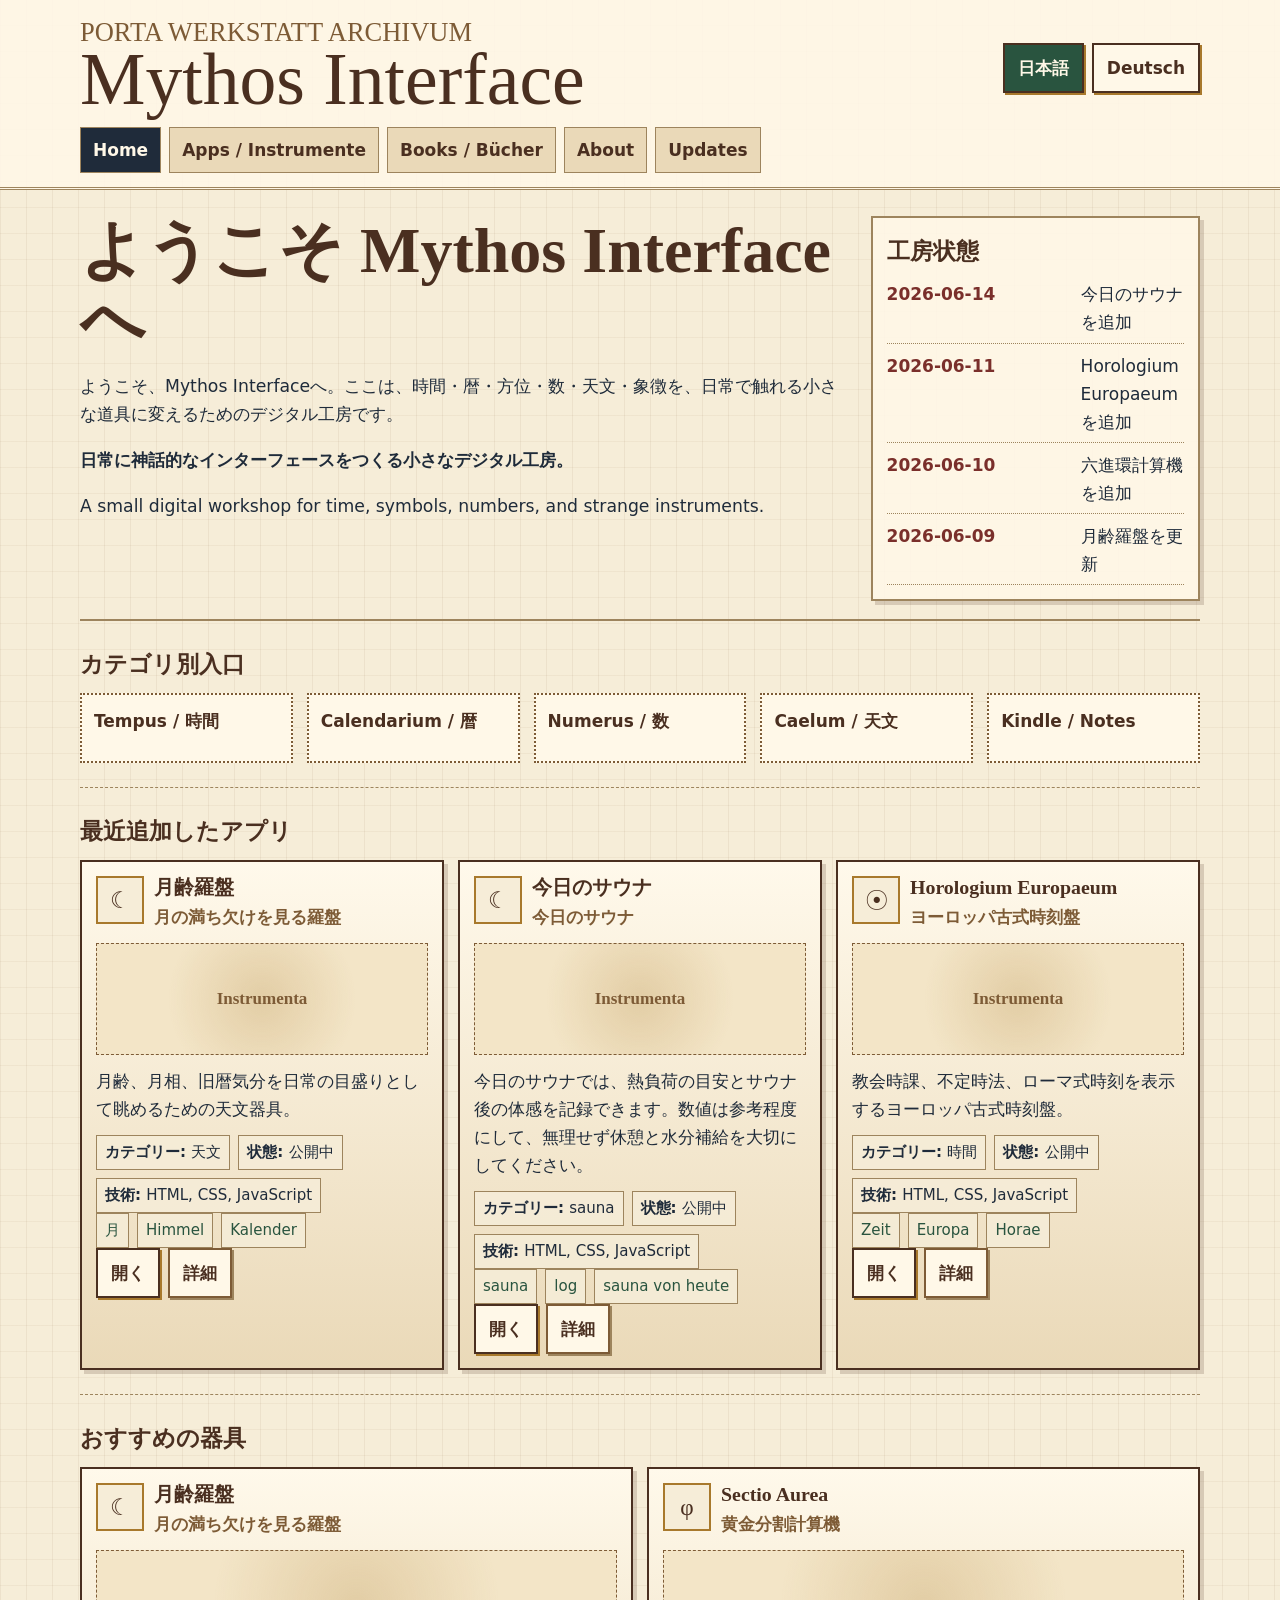
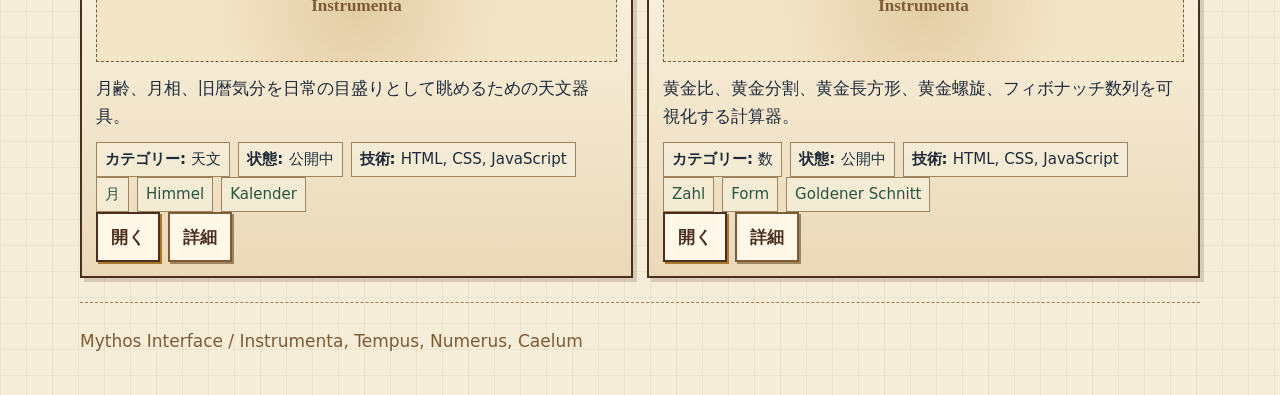
<file: index.html>
<!doctype html>
<html lang="ja">
<head>
  <meta charset="utf-8">
  <meta name="viewport" content="width=device-width, initial-scale=1">
  <title>Mythos Interface</title>
  <link rel="stylesheet" href="styles.css">
  <script type="module" src="js/app.js"></script>
</head>
<body data-page="home">
  <header class="site-header">
    <div class="site-shell">
      <div class="masthead">
        <p class="site-title"><span class="site-mark">Porta Werkstatt Archivum</span>Mythos Interface</p>
        <div class="language-switcher" aria-label="Language">
          <button type="button" data-language="ja">日本語</button>
          <button type="button" data-language="de">Deutsch</button>
        </div>
      </div>
      <nav class="main-nav" aria-label="Main navigation">
        <a href="index.html" aria-current="page" data-i18n="home">Home</a>
        <a href="apps.html" data-i18n="apps">Apps / Instrumente</a>
        <a href="books.html" data-i18n="books">Books / Bücher</a>
        <a href="about.html" data-i18n="about">About</a>
        <a href="updates.html" data-i18n="updates">Updates</a>
      </nav>
    </div>
  </header>
  <main class="site-shell">
    <section class="hero">
      <div>
        <h1 data-i18n="welcomeTitle">ようこそ Mythos Interface へ</h1>
        <p data-i18n="welcomeBody">ようこそ、Mythos Interfaceへ。ここは、時間・暦・方位・数・天文・象徴を、日常で触れる小さな道具に変えるためのデジタル工房です。</p>
        <p><strong data-i18n="siteDescription">日常に神話的なインターフェースをつくる小さなデジタル工房。</strong></p>
        <p data-i18n="englishNote">A small digital workshop for time, symbols, numbers, and strange instruments.</p>
      </div>
      <aside class="notice-board">
        <h2 data-i18n="workshopStatus">工房状態</h2>
        <ul class="updates-list" data-updates-list></ul>
      </aside>
    </section>
    <section class="section">
      <h2 class="section-title" data-i18n="categoryEntrances">カテゴリ別入口</h2>
      <div class="entrance-grid">
        <a class="entrance" href="apps.html?category=time">Tempus / 時間</a>
        <a class="entrance" href="apps.html?category=calendar">Calendarium / 暦</a>
        <a class="entrance" href="apps.html?category=number">Numerus / 数</a>
        <a class="entrance" href="apps.html?category=sky">Caelum / 天文</a>
        <a class="entrance" href="books.html">Kindle / Notes</a>
      </div>
    </section>
    <section class="section">
      <h2 class="section-title" data-i18n="recent">最近追加したアプリ</h2>
      <div class="catalog-grid" data-recent-items></div>
    </section>
    <section class="section">
      <h2 class="section-title" data-i18n="recommended">おすすめの器具</h2>
      <div class="catalog-grid" data-recommended-items></div>
    </section>
  </main>
  <footer class="site-footer site-shell">Mythos Interface / Instrumenta, Tempus, Numerus, Caelum</footer>
</body>
</html>
</file>
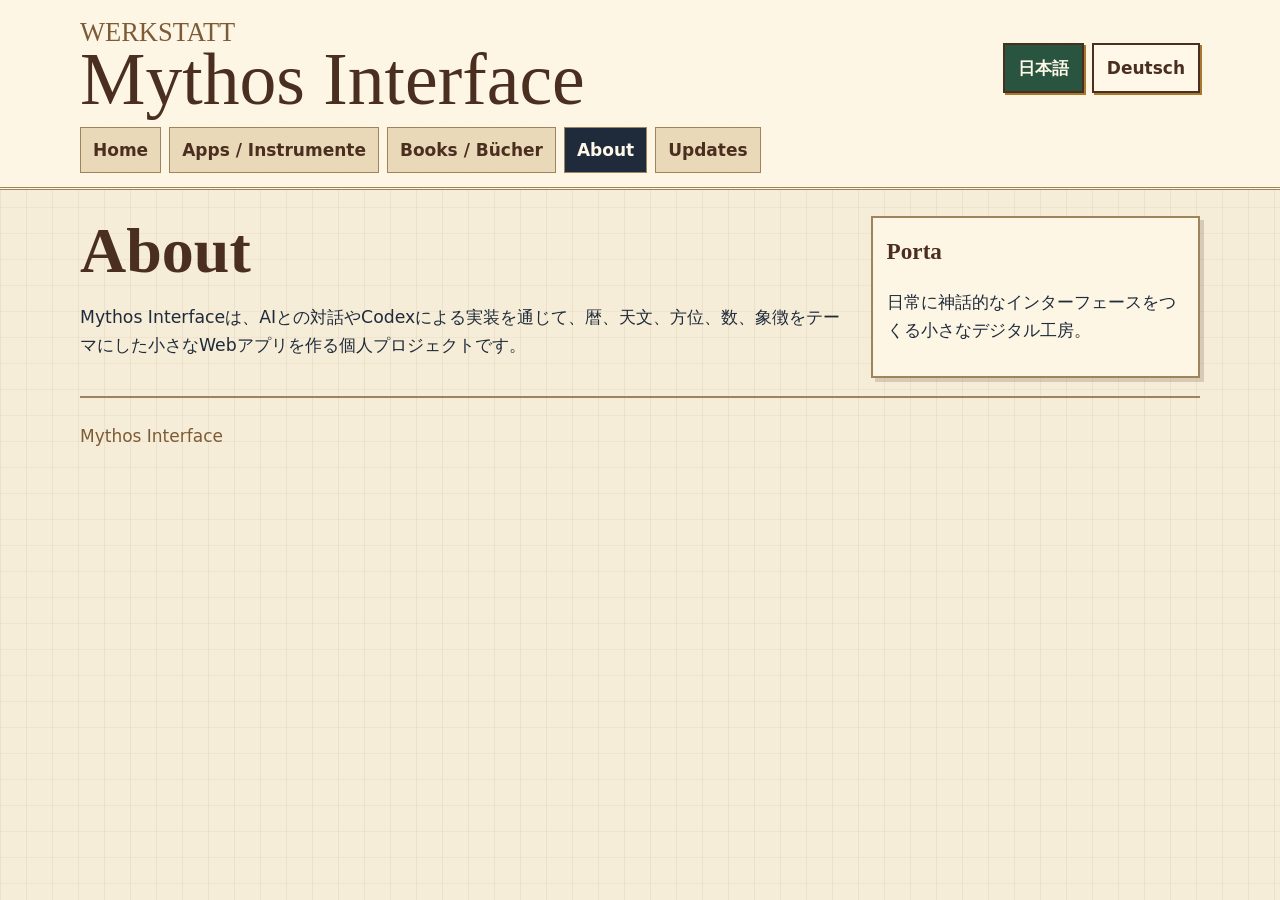
<file: about.html>
<!doctype html>
<html lang="ja">
<head>
  <meta charset="utf-8">
  <meta name="viewport" content="width=device-width, initial-scale=1">
  <title>About - Mythos Interface</title>
  <link rel="stylesheet" href="styles.css">
  <script type="module" src="js/app.js"></script>
</head>
<body data-page="about">
  <header class="site-header"><div class="site-shell"><div class="masthead"><p class="site-title"><span class="site-mark">Werkstatt</span>Mythos Interface</p><div class="language-switcher" aria-label="Language"><button type="button" data-language="ja">日本語</button><button type="button" data-language="de">Deutsch</button></div></div><nav class="main-nav" aria-label="Main navigation"><a href="index.html" data-i18n="home">Home</a><a href="apps.html" data-i18n="apps">Apps / Instrumente</a><a href="books.html" data-i18n="books">Books / Bücher</a><a href="about.html" aria-current="page" data-i18n="about">About</a><a href="updates.html" data-i18n="updates">Updates</a></nav></div></header>
  <main class="site-shell">
    <section class="hero">
      <div>
        <h1 class="page-title" data-i18n="about">About</h1>
        <p class="lead" data-i18n="aboutBody">Mythos Interfaceは、AIとの対話やCodexによる実装を通じて、暦、天文、方位、数、象徴をテーマにした小さなWebアプリを作る個人プロジェクトです。</p>
      </div>
      <aside class="notice-board">
        <h2>Porta</h2>
        <p data-i18n="siteDescription">日常に神話的なインターフェースをつくる小さなデジタル工房。</p>
      </aside>
    </section>
  </main>
  <footer class="site-footer site-shell">Mythos Interface</footer>
</body>
</html>
</file>
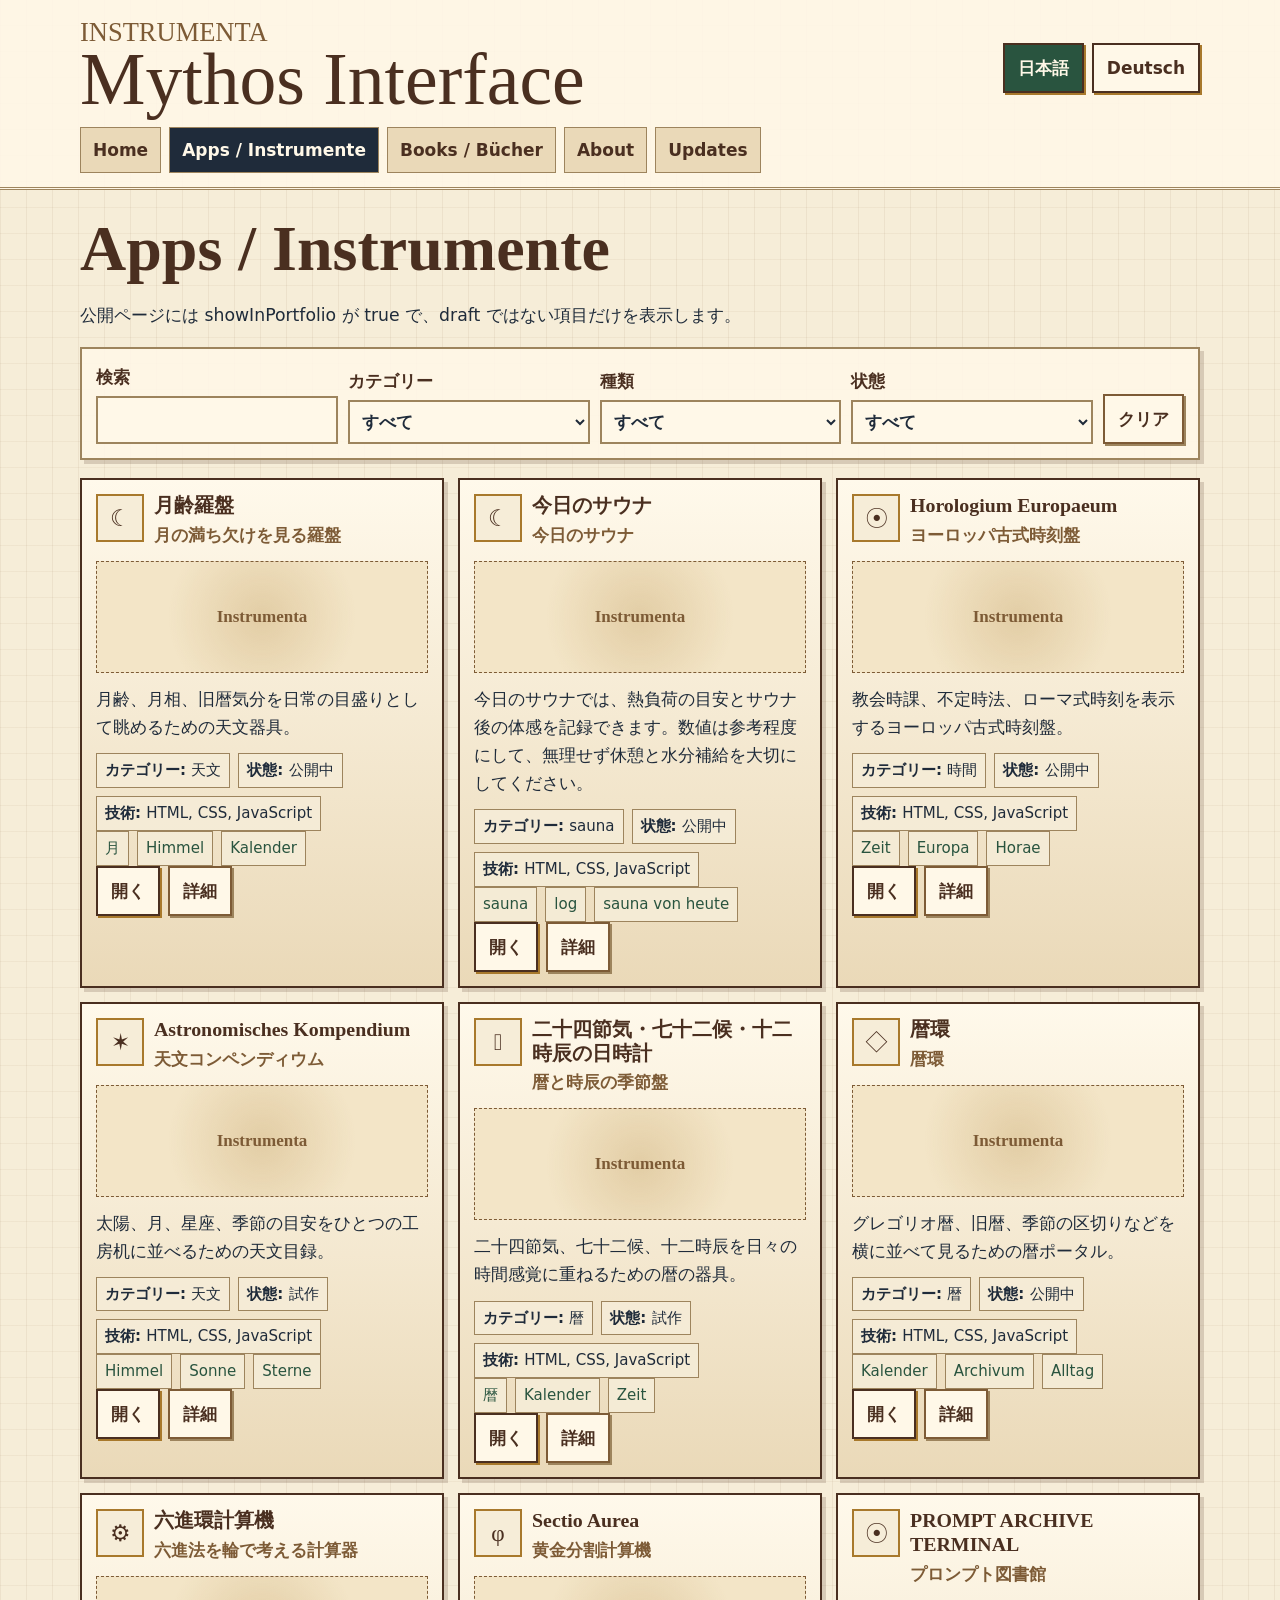
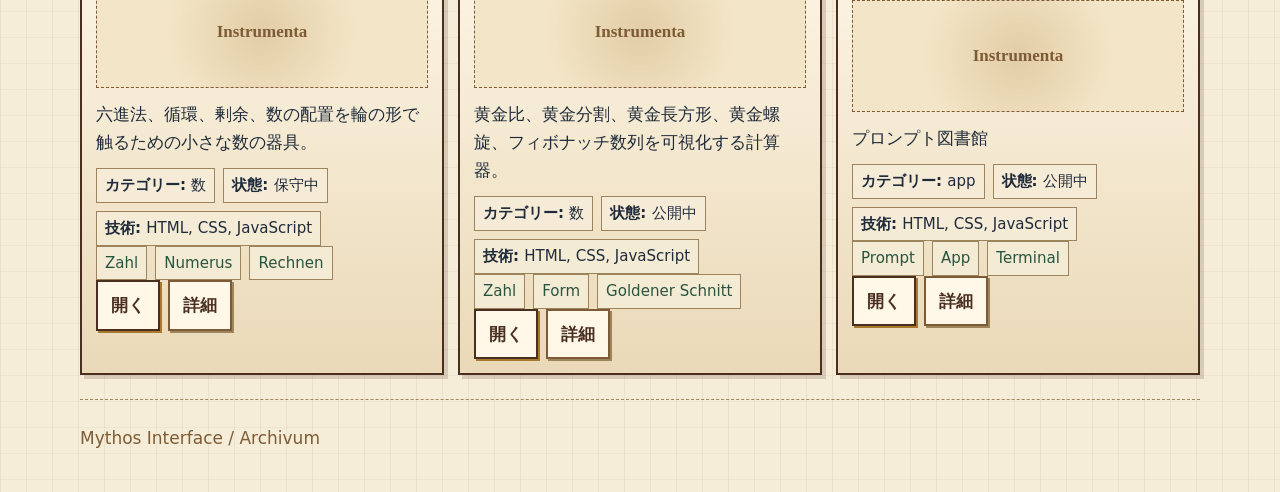
<file: apps.html>
<!doctype html>
<html lang="ja">
<head>
  <meta charset="utf-8">
  <meta name="viewport" content="width=device-width, initial-scale=1">
  <title>Apps / Instrumente - Mythos Interface</title>
  <link rel="stylesheet" href="styles.css">
  <script type="module" src="js/app.js"></script>
</head>
<body data-page="apps">
  <header class="site-header"><div class="site-shell"><div class="masthead"><p class="site-title"><span class="site-mark">Instrumenta</span>Mythos Interface</p><div class="language-switcher" aria-label="Language"><button type="button" data-language="ja">日本語</button><button type="button" data-language="de">Deutsch</button></div></div><nav class="main-nav" aria-label="Main navigation"><a href="index.html" data-i18n="home">Home</a><a href="apps.html" aria-current="page" data-i18n="apps">Apps / Instrumente</a><a href="books.html" data-i18n="books">Books / Bücher</a><a href="about.html" data-i18n="about">About</a><a href="updates.html" data-i18n="updates">Updates</a></nav></div></header>
  <main class="site-shell">
    <section class="section">
      <h1 class="page-title" data-i18n="apps">Apps / Instrumente</h1>
      <p class="lead" data-i18n="publicOnly">公開ページには showInPortfolio が true で、draft ではない項目だけを表示します。</p>
      <form class="filter-panel" data-filter-form>
        <label><span data-i18n="search">検索</span><input name="query" type="search" autocomplete="off"></label>
        <label><span data-i18n="category">カテゴリー</span><select name="category"></select></label>
        <label><span data-i18n="type">種類</span><select name="type"></select></label>
        <label><span data-i18n="status">状態</span><select name="status"></select></label>
        <button class="button-link button-secondary" type="button" data-clear-filters data-i18n="clear">クリア</button>
      </form>
      <div class="catalog-grid" data-items-list></div>
    </section>
  </main>
  <footer class="site-footer site-shell">Mythos Interface / Archivum</footer>
</body>
</html>
</file>
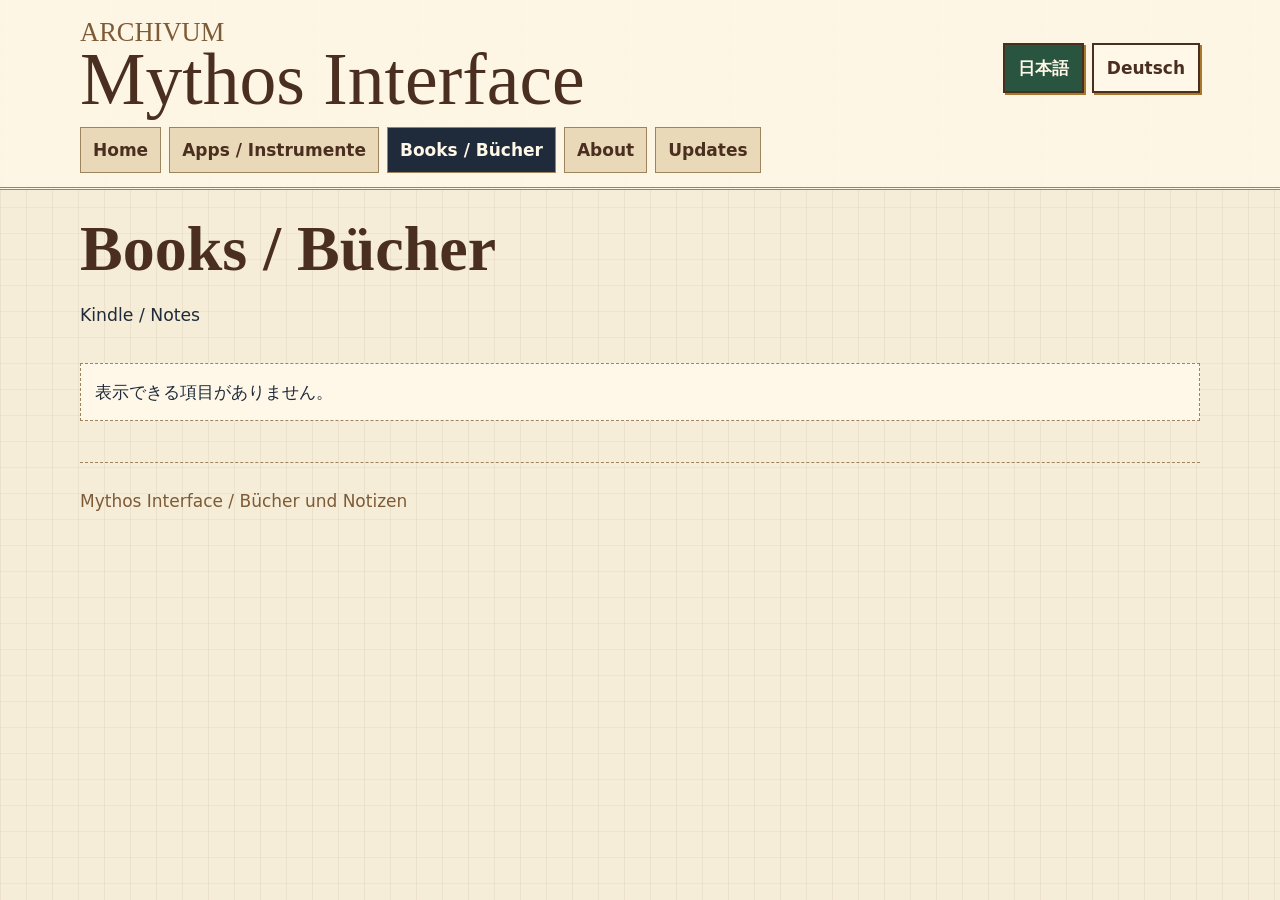
<file: books.html>
<!doctype html>
<html lang="ja">
<head>
  <meta charset="utf-8">
  <meta name="viewport" content="width=device-width, initial-scale=1">
  <title>Books / Kindle - Mythos Interface</title>
  <link rel="stylesheet" href="styles.css">
  <script type="module" src="js/app.js"></script>
</head>
<body data-page="books">
  <header class="site-header"><div class="site-shell"><div class="masthead"><p class="site-title"><span class="site-mark">Archivum</span>Mythos Interface</p><div class="language-switcher" aria-label="Language"><button type="button" data-language="ja">日本語</button><button type="button" data-language="de">Deutsch</button></div></div><nav class="main-nav" aria-label="Main navigation"><a href="index.html" data-i18n="home">Home</a><a href="apps.html" data-i18n="apps">Apps / Instrumente</a><a href="books.html" aria-current="page" data-i18n="books">Books / Bücher</a><a href="about.html" data-i18n="about">About</a><a href="updates.html" data-i18n="updates">Updates</a></nav></div></header>
  <main class="site-shell">
    <section class="section">
      <h1 class="page-title" data-i18n="books">Books / Bücher</h1>
      <p class="lead">Kindle / Notes</p>
      <div class="catalog-grid" data-books-list></div>
    </section>
  </main>
  <footer class="site-footer site-shell">Mythos Interface / Bücher und Notizen</footer>
</body>
</html>
</file>
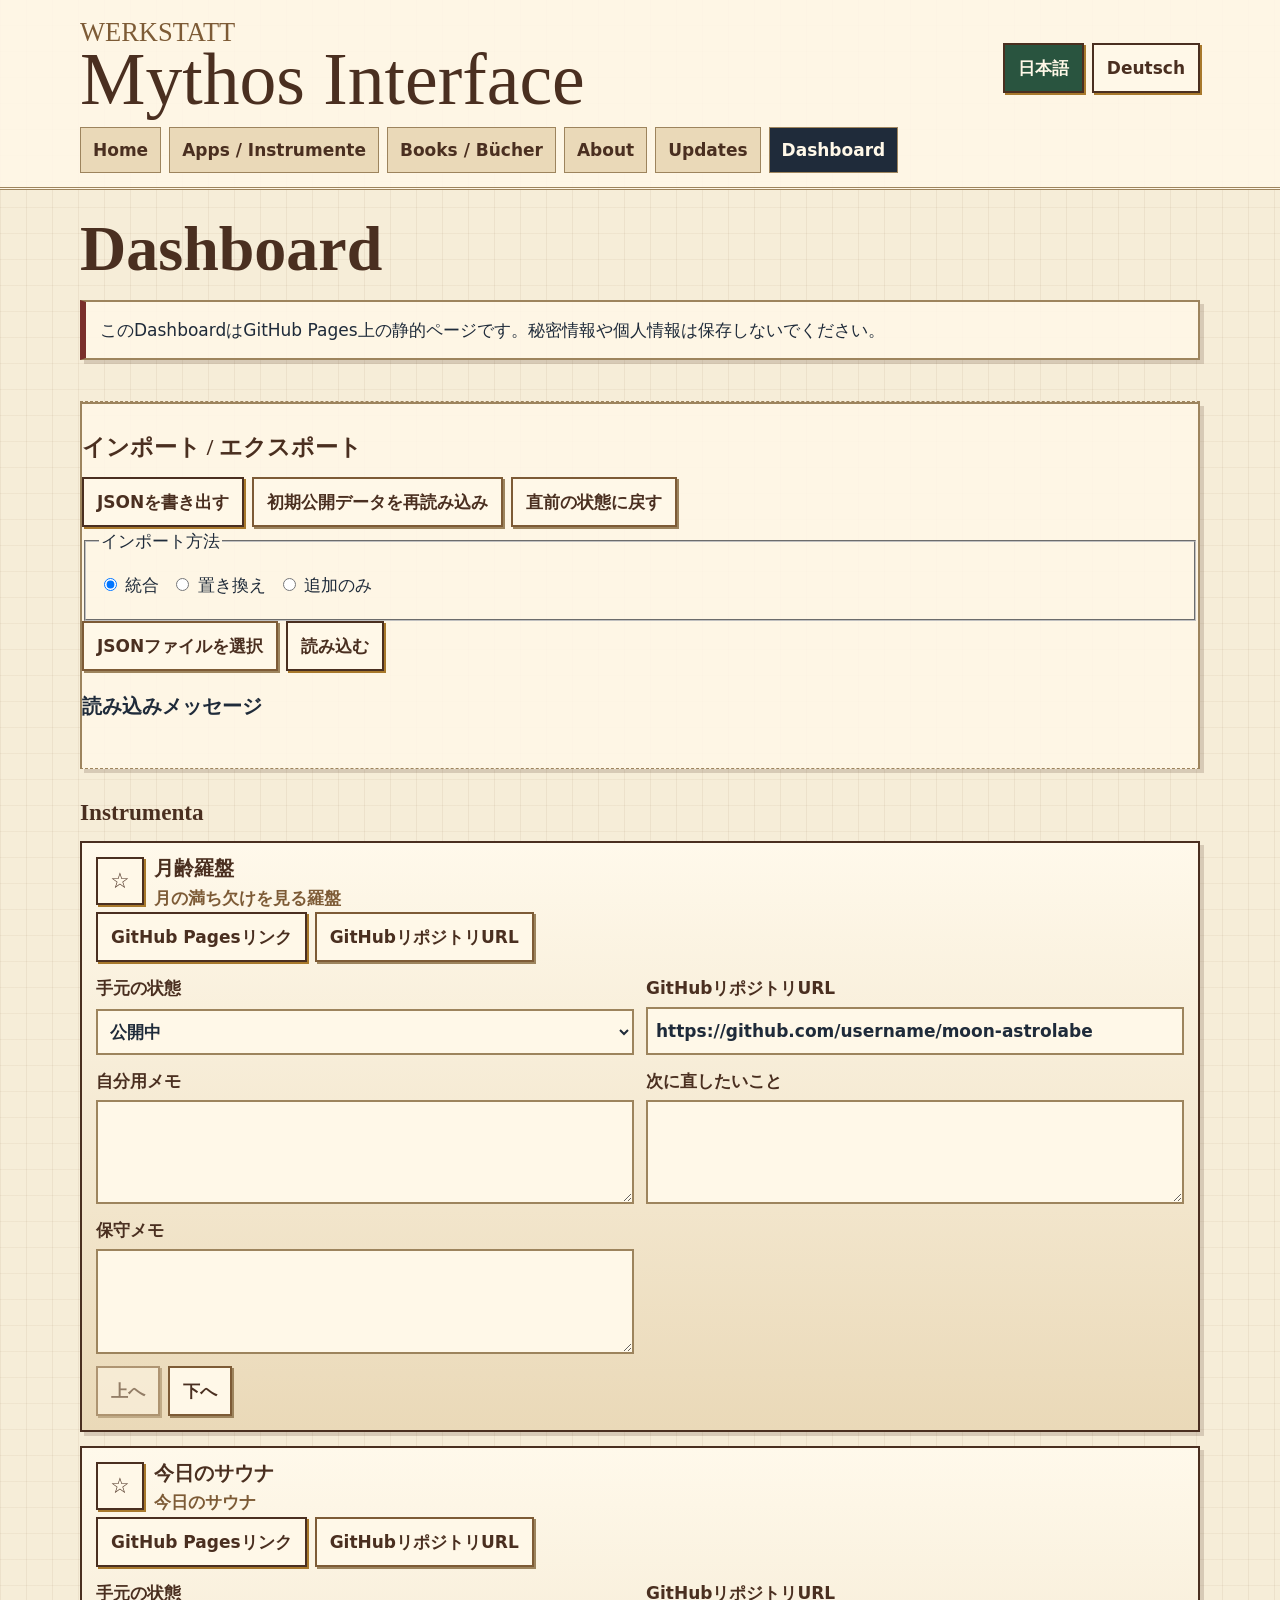
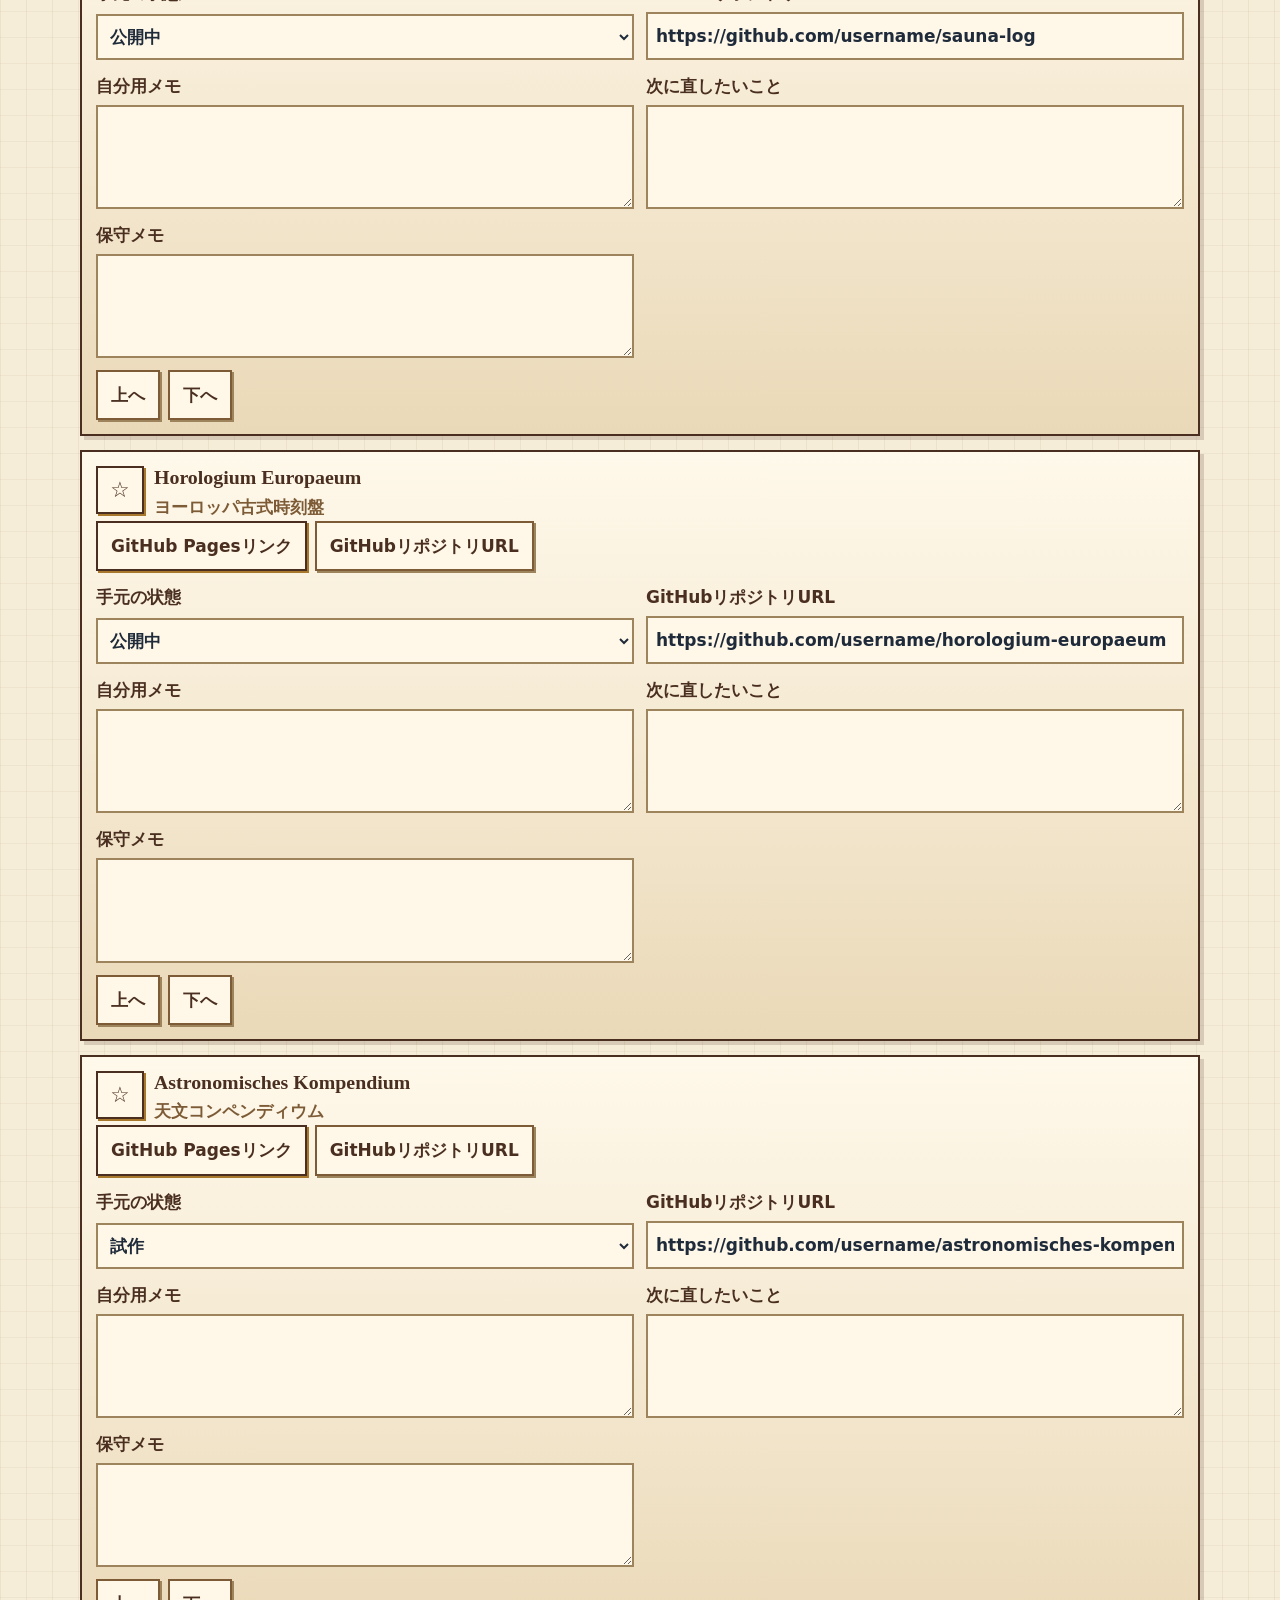
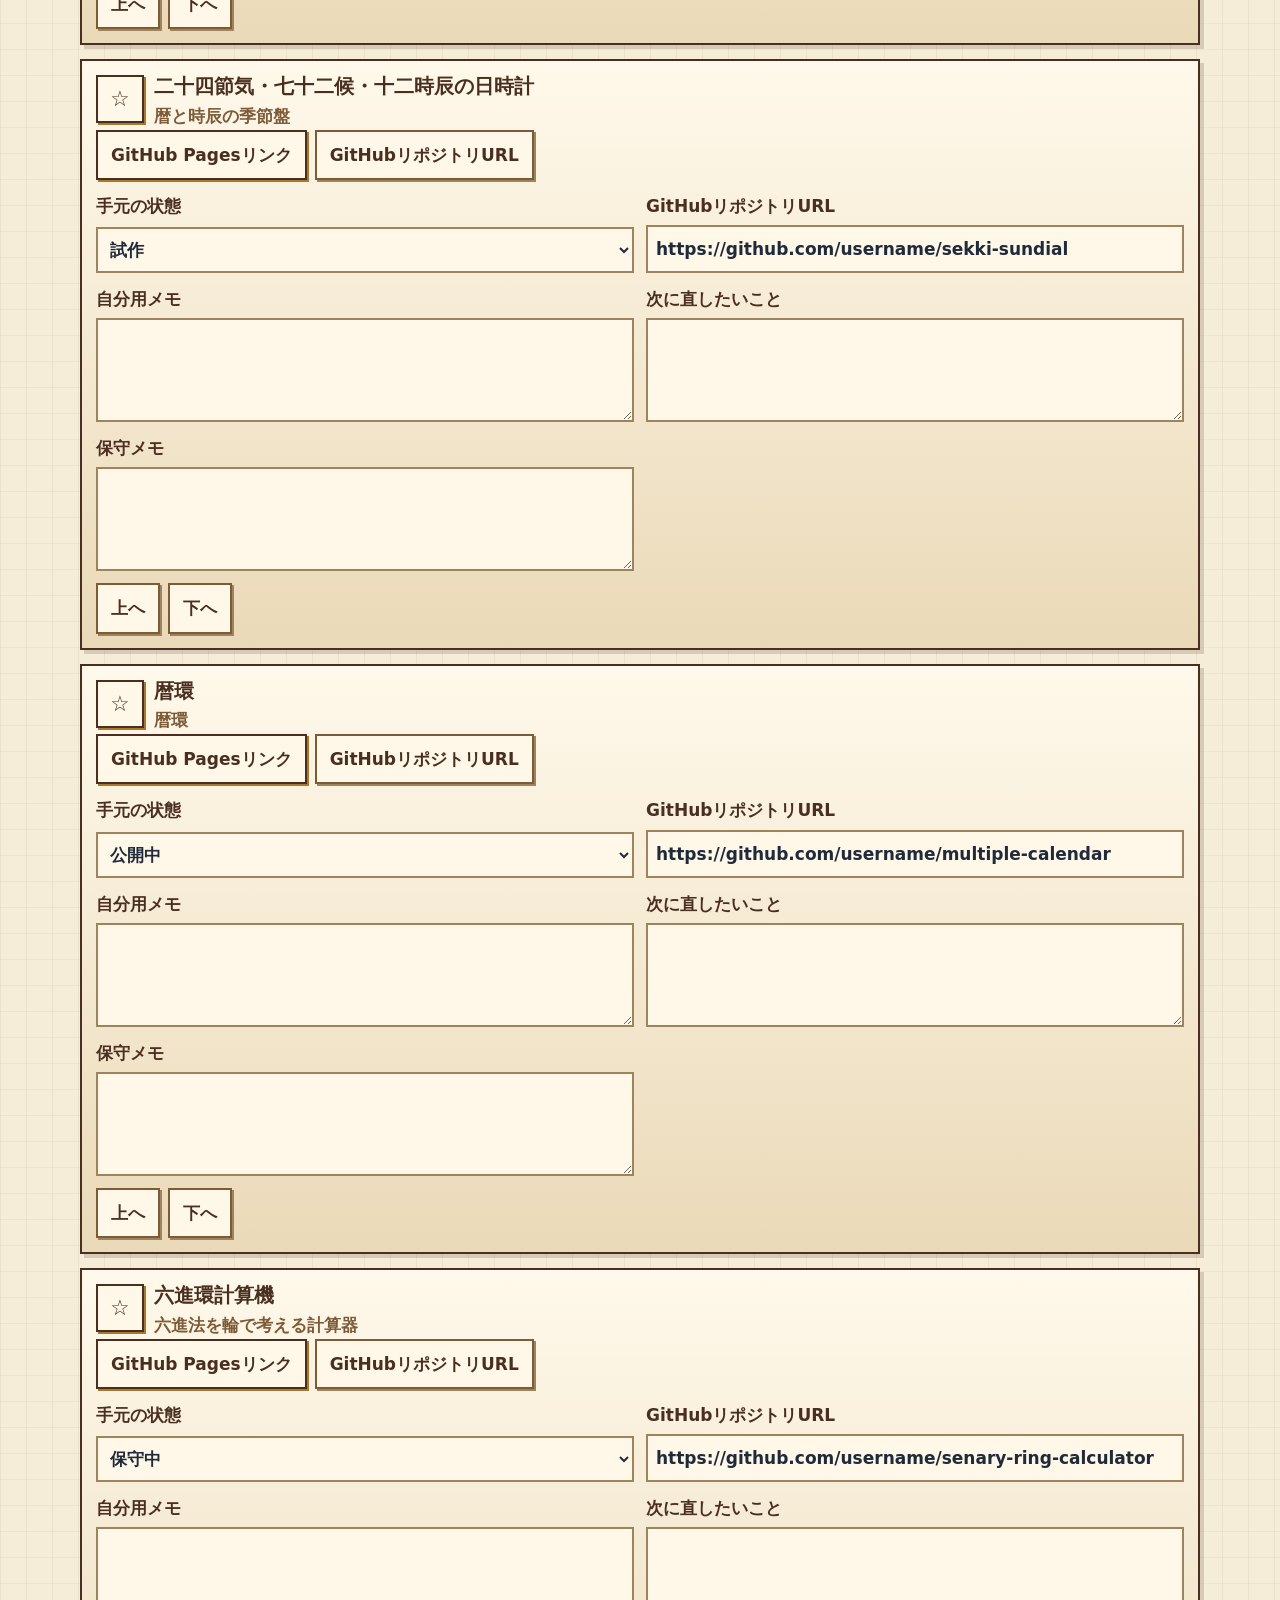
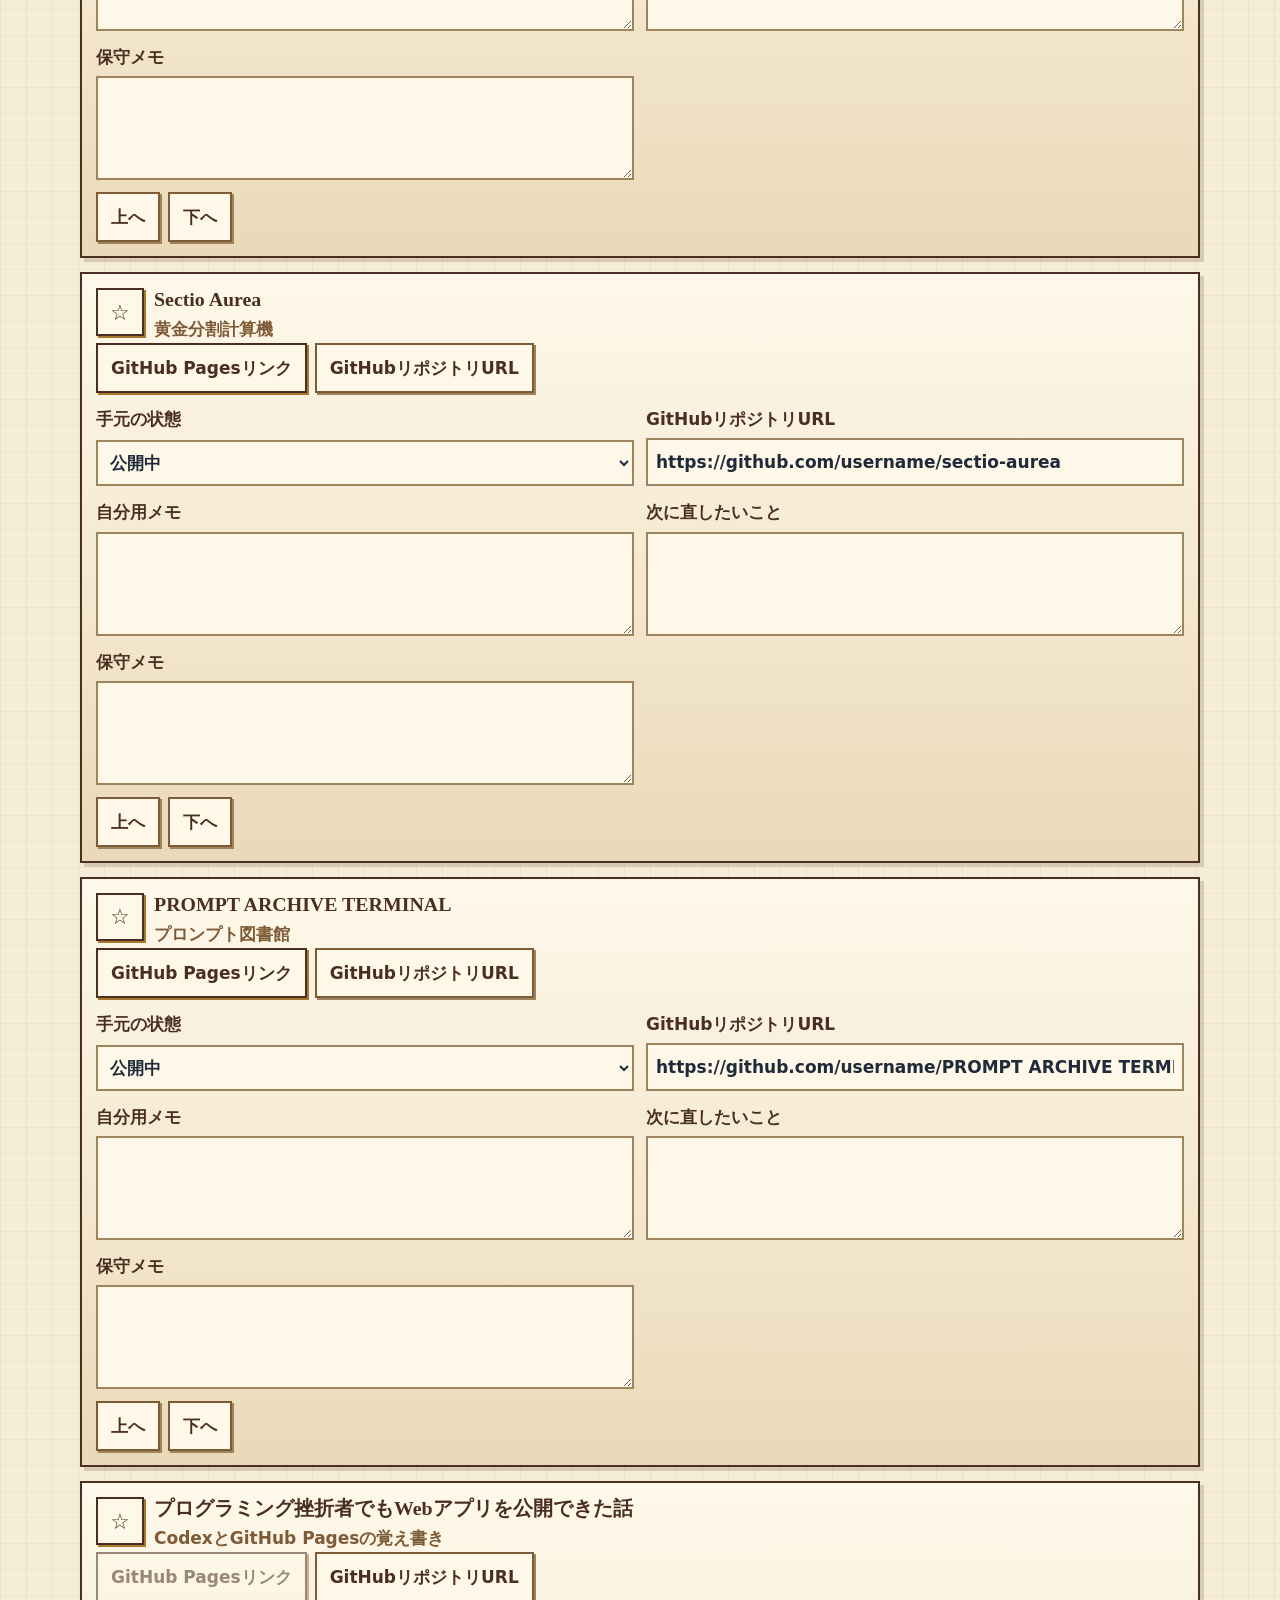
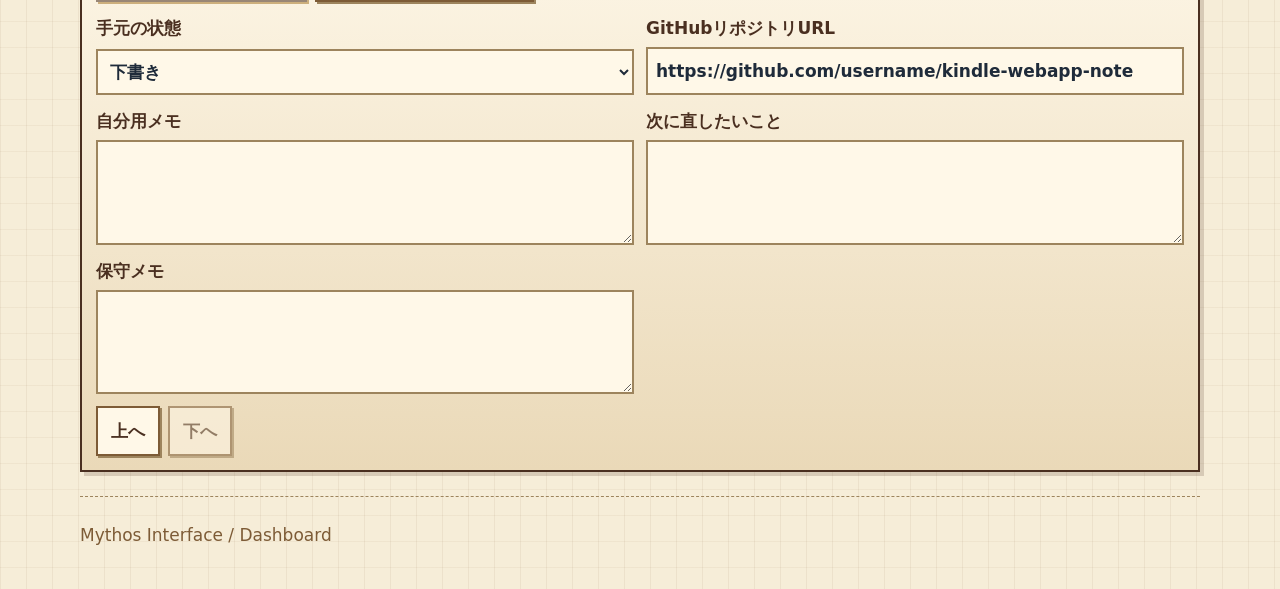
<file: dashboard.html>
<!doctype html>
<html lang="ja">
<head>
  <meta charset="utf-8">
  <meta name="viewport" content="width=device-width, initial-scale=1">
  <title>Dashboard - Mythos Interface</title>
  <link rel="stylesheet" href="styles.css">
  <script type="module" src="js/dashboard.js"></script>
</head>
<body data-page="dashboard">
  <header class="site-header"><div class="site-shell"><div class="masthead"><p class="site-title"><span class="site-mark">Werkstatt</span>Mythos Interface</p><div class="language-switcher" aria-label="Language"><button type="button" data-language="ja">日本語</button><button type="button" data-language="de">Deutsch</button></div></div><nav class="main-nav" aria-label="Main navigation"><a href="index.html" data-i18n="home">Home</a><a href="apps.html" data-i18n="apps">Apps / Instrumente</a><a href="books.html" data-i18n="books">Books / Bücher</a><a href="about.html" data-i18n="about">About</a><a href="updates.html" data-i18n="updates">Updates</a><a href="dashboard.html" aria-current="page" data-i18n="dashboard">Dashboard</a></nav></div></header>
  <main class="site-shell">
    <section class="section">
      <h1 class="page-title" data-i18n="dashboard">Dashboard</h1>
      <p class="notice-board warning" data-i18n="dashboardWarning">このDashboardはGitHub Pages上の静的ページです。秘密情報や個人情報は保存しないでください。</p>
      <p data-dashboard-status aria-live="polite"></p>
    </section>
    <section class="section import-panel">
      <h2 class="section-title"><span data-i18n="import">インポート</span> / <span data-i18n="export">エクスポート</span></h2>
      <div class="action-row">
        <button type="button" class="button-link" data-export data-i18n="exportRun">JSONを書き出す</button>
        <button type="button" class="button-link button-secondary" data-reset data-i18n="resetInitial">初期公開データを再読み込み</button>
        <button type="button" class="button-link button-secondary" data-restore data-i18n="restorePrevious">直前の状態に戻す</button>
      </div>
      <fieldset>
        <legend data-i18n="importMode">インポート方法</legend>
        <div class="import-options">
          <label><input type="radio" name="import-mode" value="merge" checked> <span data-i18n="merge">統合</span></label>
          <label><input type="radio" name="import-mode" value="replace"> <span data-i18n="replace">置き換え</span></label>
          <label><input type="radio" name="import-mode" value="add"> <span data-i18n="addOnly">追加のみ</span></label>
        </div>
      </fieldset>
      <div class="action-row">
        <label class="button-link button-secondary"><span data-i18n="chooseFile">JSONファイルを選択</span><input data-import-file type="file" accept="application/json,.json" hidden></label>
        <button type="button" class="button-link" data-import-run data-i18n="importRun">読み込む</button>
      </div>
      <h3 data-i18n="importWarnings">読み込みメッセージ</h3>
      <ul data-import-warnings></ul>
    </section>
    <section class="section">
      <h2 class="section-title">Instrumenta</h2>
      <div class="dashboard-list" data-dashboard-list></div>
    </section>
  </main>
  <footer class="site-footer site-shell">Mythos Interface / Dashboard</footer>
</body>
</html>
</file>
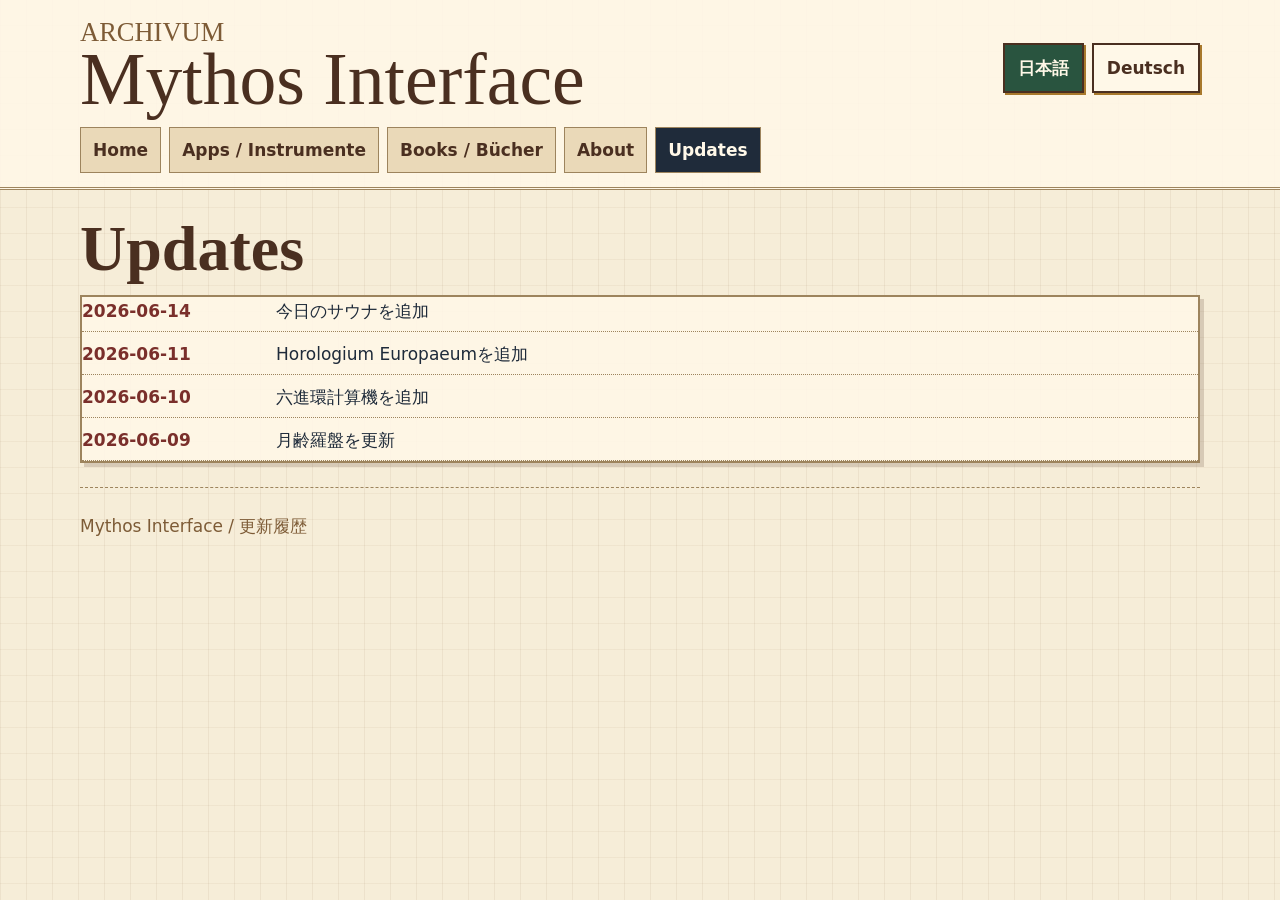
<file: updates.html>
<!doctype html>
<html lang="ja">
<head>
  <meta charset="utf-8">
  <meta name="viewport" content="width=device-width, initial-scale=1">
  <title>Updates - Mythos Interface</title>
  <link rel="stylesheet" href="styles.css">
  <script type="module" src="js/app.js"></script>
</head>
<body data-page="updates">
  <header class="site-header"><div class="site-shell"><div class="masthead"><p class="site-title"><span class="site-mark">Archivum</span>Mythos Interface</p><div class="language-switcher" aria-label="Language"><button type="button" data-language="ja">日本語</button><button type="button" data-language="de">Deutsch</button></div></div><nav class="main-nav" aria-label="Main navigation"><a href="index.html" data-i18n="home">Home</a><a href="apps.html" data-i18n="apps">Apps / Instrumente</a><a href="books.html" data-i18n="books">Books / Bücher</a><a href="about.html" data-i18n="about">About</a><a href="updates.html" aria-current="page" data-i18n="updates">Updates</a></nav></div></header>
  <main class="site-shell">
    <section class="section">
      <h1 class="page-title" data-i18n="updates">Updates</h1>
      <ul class="updates-list notice-board" data-updates-list></ul>
    </section>
  </main>
  <footer class="site-footer site-shell">Mythos Interface / 更新履歴</footer>
</body>
</html>
</file>
<file: styles.css>
:root {
  color-scheme: light;
  --paper: #f6edd8;
  --paper-soft: #fff8e8;
  --parchment: #ead9b8;
  --ink: #1f2b3a;
  --brown: #4a2f20;
  --sepia: #7d5b36;
  --brass: #a8792c;
  --green: #29543f;
  --red: #7a2f2b;
  --line: #9d845d;
  --focus: #0d5c7a;
  --shadow: rgba(74, 47, 32, 0.18);
  --body-font: system-ui, -apple-system, BlinkMacSystemFont, "Hiragino Mincho ProN", "Yu Mincho", "YuMincho", "Noto Serif JP", serif;
  --serif: Georgia, "Times New Roman", "Hiragino Mincho ProN", "Yu Mincho", serif;
}

* {
  box-sizing: border-box;
}

body {
  margin: 0;
  background:
    linear-gradient(90deg, rgba(125, 91, 54, 0.08) 1px, transparent 1px),
    linear-gradient(0deg, rgba(125, 91, 54, 0.06) 1px, transparent 1px),
    var(--paper);
  background-size: 26px 26px;
  color: var(--ink);
  font-family: var(--body-font);
  font-size: 17px;
  line-height: 1.65;
}

a {
  color: #174f73;
  text-decoration-thickness: 0.12em;
  text-underline-offset: 0.18em;
}

a:hover {
  color: var(--red);
}

button,
input,
select,
textarea {
  font: inherit;
}

:focus-visible {
  outline: 3px solid var(--focus);
  outline-offset: 3px;
}

.site-shell {
  width: min(1120px, calc(100% - 28px));
  margin: 0 auto;
}

.site-header {
  border-bottom: 3px double var(--line);
  background: rgba(255, 248, 232, 0.88);
}

.masthead {
  display: grid;
  grid-template-columns: 1fr auto;
  gap: 16px;
  align-items: center;
  padding: 20px 0 12px;
}

.site-title {
  margin: 0;
  font-family: var(--serif);
  font-size: clamp(2rem, 7vw, 4.6rem);
  line-height: 0.95;
  color: var(--brown);
  letter-spacing: 0;
}

.site-mark {
  display: block;
  font-size: 0.36em;
  color: var(--sepia);
  text-transform: uppercase;
}

.language-switcher {
  display: flex;
  gap: 8px;
  flex-wrap: wrap;
  justify-content: flex-end;
}

.language-switcher button,
.button-link,
.icon-button {
  min-height: 44px;
  border: 2px solid var(--brown);
  background: var(--paper-soft);
  color: var(--brown);
  box-shadow: 2px 2px 0 var(--brass);
  cursor: pointer;
  text-decoration: none;
}

.language-switcher button,
.button-link {
  display: inline-flex;
  align-items: center;
  justify-content: center;
  padding: 9px 13px;
  font-weight: 700;
}

.language-switcher button.is-active,
.button-link:hover,
.icon-button.is-active {
  background: var(--green);
  color: #fff8e8;
}

.main-nav {
  display: flex;
  gap: 8px;
  flex-wrap: wrap;
  padding: 0 0 14px;
}

.main-nav a {
  display: inline-flex;
  min-height: 44px;
  align-items: center;
  border: 1px solid var(--line);
  background: var(--parchment);
  color: var(--brown);
  padding: 8px 12px;
  font-weight: 700;
  text-decoration: none;
}

.main-nav a[aria-current="page"] {
  background: var(--ink);
  color: var(--paper-soft);
}

.hero {
  display: grid;
  grid-template-columns: minmax(0, 1.4fr) minmax(260px, 0.6fr);
  gap: 22px;
  padding: 26px 0 18px;
  border-bottom: 2px solid var(--line);
}

.hero h1,
.page-title {
  margin: 0 0 12px;
  font-family: var(--serif);
  font-size: clamp(2rem, 6vw, 4rem);
  line-height: 1.08;
  color: var(--brown);
}

.hero p,
.lead {
  max-width: 76ch;
  font-size: 1.08rem;
}

.notice-board,
.workshop-panel,
.filter-panel,
.import-panel {
  border: 2px solid var(--line);
  background: rgba(255, 248, 232, 0.88);
  padding: 14px;
  box-shadow: 4px 4px 0 var(--shadow);
}

.notice-board h2,
.section-title {
  margin: 0 0 10px;
  font-family: var(--serif);
  color: var(--brown);
  font-size: 1.45rem;
}

.section {
  padding: 24px 0;
  border-bottom: 1px dashed var(--line);
}

.entrance-grid,
.catalog-grid,
.dashboard-list {
  display: grid;
  gap: 14px;
}

.entrance-grid {
  grid-template-columns: repeat(auto-fit, minmax(170px, 1fr));
}

.entrance {
  min-height: 70px;
  border: 2px dotted var(--sepia);
  background: var(--paper-soft);
  padding: 12px;
  color: var(--brown);
  font-weight: 700;
  text-decoration: none;
}

.catalog-grid {
  grid-template-columns: repeat(auto-fit, minmax(270px, 1fr));
}

.catalog-item,
.dashboard-item {
  position: relative;
  border: 2px solid var(--brown);
  background: linear-gradient(180deg, #fff9eb, #ead9b8);
  padding: 14px;
  box-shadow: 4px 4px 0 var(--shadow);
}

.catalog-heading,
.dashboard-heading {
  display: grid;
  grid-template-columns: auto 1fr;
  gap: 10px;
  align-items: start;
}

.catalog-icon {
  display: inline-grid;
  width: 48px;
  height: 48px;
  place-items: center;
  border: 2px solid var(--brass);
  background: var(--paper);
  color: var(--brown);
  font-family: var(--serif);
  font-size: 1.45rem;
}

.catalog-item h3,
.dashboard-item h3 {
  margin: 0;
  font-family: var(--serif);
  color: var(--brown);
  line-height: 1.2;
}

.subtitle {
  margin: 3px 0 0;
  color: var(--sepia);
  font-weight: 700;
}

.description {
  margin: 12px 0;
}

.screenshot-slot {
  display: grid;
  min-height: 112px;
  margin: 12px 0;
  place-items: center;
  border: 1px dashed var(--sepia);
  background:
    radial-gradient(circle at center, rgba(168, 121, 44, 0.22), transparent 54%),
    #f3e5c7;
  color: var(--sepia);
  font-family: var(--serif);
  font-weight: 700;
}

.screenshot-slot img {
  width: 100%;
  height: 100%;
  object-fit: cover;
}

.meta-list,
.tag-row,
.action-row {
  display: flex;
  flex-wrap: wrap;
  gap: 8px;
  align-items: center;
}

.meta-chip,
.tag {
  border: 1px solid var(--line);
  background: rgba(246, 237, 216, 0.9);
  padding: 4px 8px;
  font-size: 0.94rem;
}

.tag {
  color: var(--green);
}

.button-secondary {
  border-color: var(--sepia);
  box-shadow: 2px 2px 0 var(--line);
}

.button-link.is-disabled,
.button-link:disabled {
  opacity: 0.55;
  cursor: not-allowed;
}

.updates-list {
  list-style: none;
  padding: 0;
  margin: 0;
  display: grid;
  gap: 8px;
}

.update-row {
  display: grid;
  grid-template-columns: 11.5rem 1fr;
  gap: 10px;
  border-bottom: 1px dotted var(--line);
  padding-bottom: 6px;
}

.update-row time {
  color: var(--red);
  font-weight: 700;
}

.filter-panel {
  display: grid;
  grid-template-columns: repeat(4, minmax(0, 1fr)) auto;
  gap: 10px;
  align-items: end;
  margin: 18px 0;
}

.filter-panel label,
.dash-field {
  display: grid;
  gap: 5px;
  font-weight: 700;
  color: var(--brown);
}

.filter-panel input,
.filter-panel select,
.dash-field input,
.dash-field select,
.dash-field textarea {
  min-height: 44px;
  width: 100%;
  border: 2px solid var(--line);
  background: var(--paper-soft);
  color: var(--ink);
  padding: 8px;
}

.dash-field textarea {
  min-height: 96px;
  resize: vertical;
}

.dashboard-grid {
  display: grid;
  grid-template-columns: repeat(2, minmax(0, 1fr));
  gap: 12px;
  margin: 12px 0;
}

.icon-button {
  width: 48px;
  height: 48px;
  font-size: 1.35rem;
}

.import-options {
  display: flex;
  flex-wrap: wrap;
  gap: 12px;
  margin: 10px 0;
}

.warning {
  border-left: 6px solid var(--red);
}

.empty-note {
  border: 1px dashed var(--line);
  background: var(--paper-soft);
  padding: 14px;
}

.site-footer {
  padding: 24px 0 40px;
  color: var(--sepia);
}

@media (max-width: 820px) {
  .masthead,
  .hero,
  .filter-panel,
  .dashboard-grid {
    grid-template-columns: 1fr;
  }

  .language-switcher {
    justify-content: flex-start;
  }

  .update-row {
    grid-template-columns: 1fr;
  }
}

@media (max-width: 520px) {
  body {
    font-size: 16px;
  }

  .site-shell {
    width: min(100% - 18px, 1120px);
  }

  .main-nav a,
  .language-switcher button,
  .button-link {
    width: 100%;
  }

  .catalog-grid {
    grid-template-columns: 1fr;
  }
}
</file>
